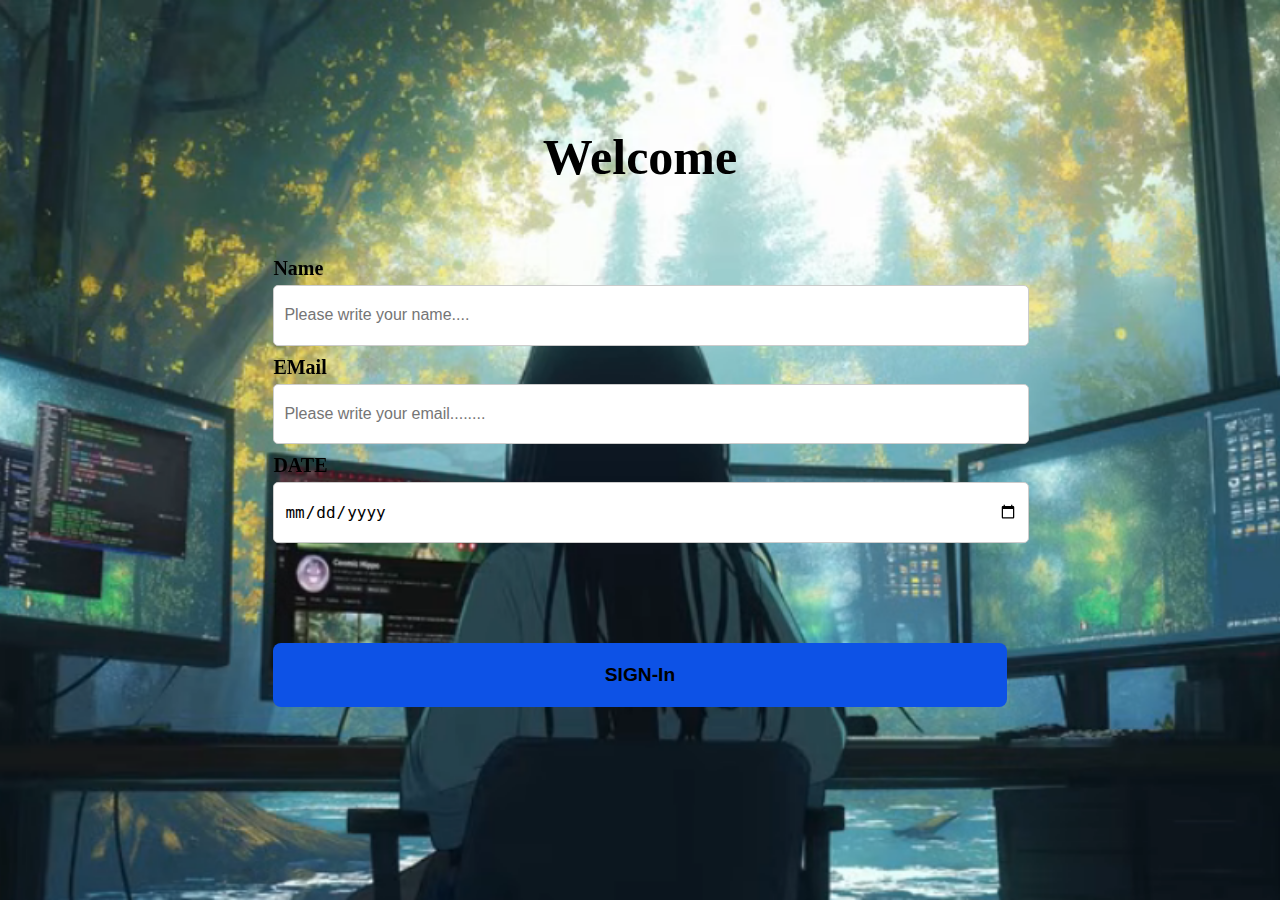
<file: index.html>
<!DOCTYPE html>
<html lang="en">
<head>
   <meta charset="UTF-8">
   <meta name="viewport" content="width=device-width, initial-scale=1.0">
   <link rel="stylesheet" href="index.css">
   <title>login pages</title>
</head>
<body>
   <div class="container">

      <div class="login-page">

         <div class="heading">
            <h1>Welcome</h1>
         </div>
         
         <form class="form">
            <label>Name</label>
            <input type="text" id="name" placeholder="Please write your name...." required>
            <label>EMail</label>
            <input type="email" id="email" placeholder="Please write your email........" required>
            <label>DATE</label>            
            <input type="date" id="date" required>
         </form>

         <div class="btn">
            <button >SIGN-In</button>
         </div>
            
      </div>
      
   </div>
   <script src="index.js"> </script>
</body>
</html>
</file>
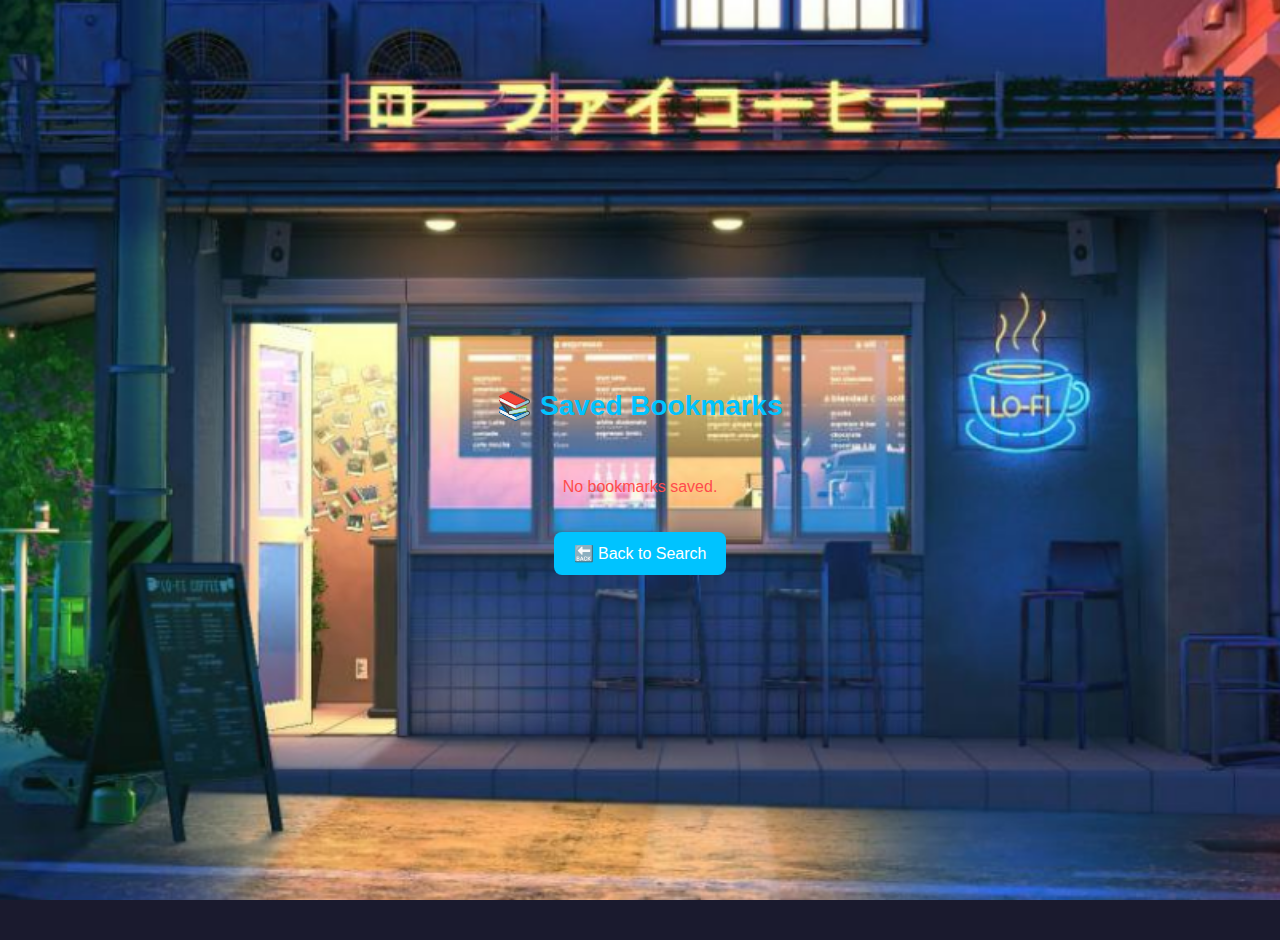
<file: library.html>
<!DOCTYPE html>
<html lang="en">
<head>
    <meta charset="UTF-8">
    <meta name="viewport" content="width=device-width, initial-scale=1.0">
    <title>Saved Bookmarks</title>
    <link rel="stylesheet" href="library.css">
</head>
<body>

    <div class="container">
        <h2 class="heading">📚 Saved Bookmarks</h2>

        <div id="library-grid" class="library-grid"></div>
<button id="remove-all" class="remove-all-btn">🗑️ Remove All</button>

        <a href="prompt.html" class="back-btn">🔙 Back to Search</a>
    </div>

    <script src="library.js"></script>
</body>
</html>
</file>
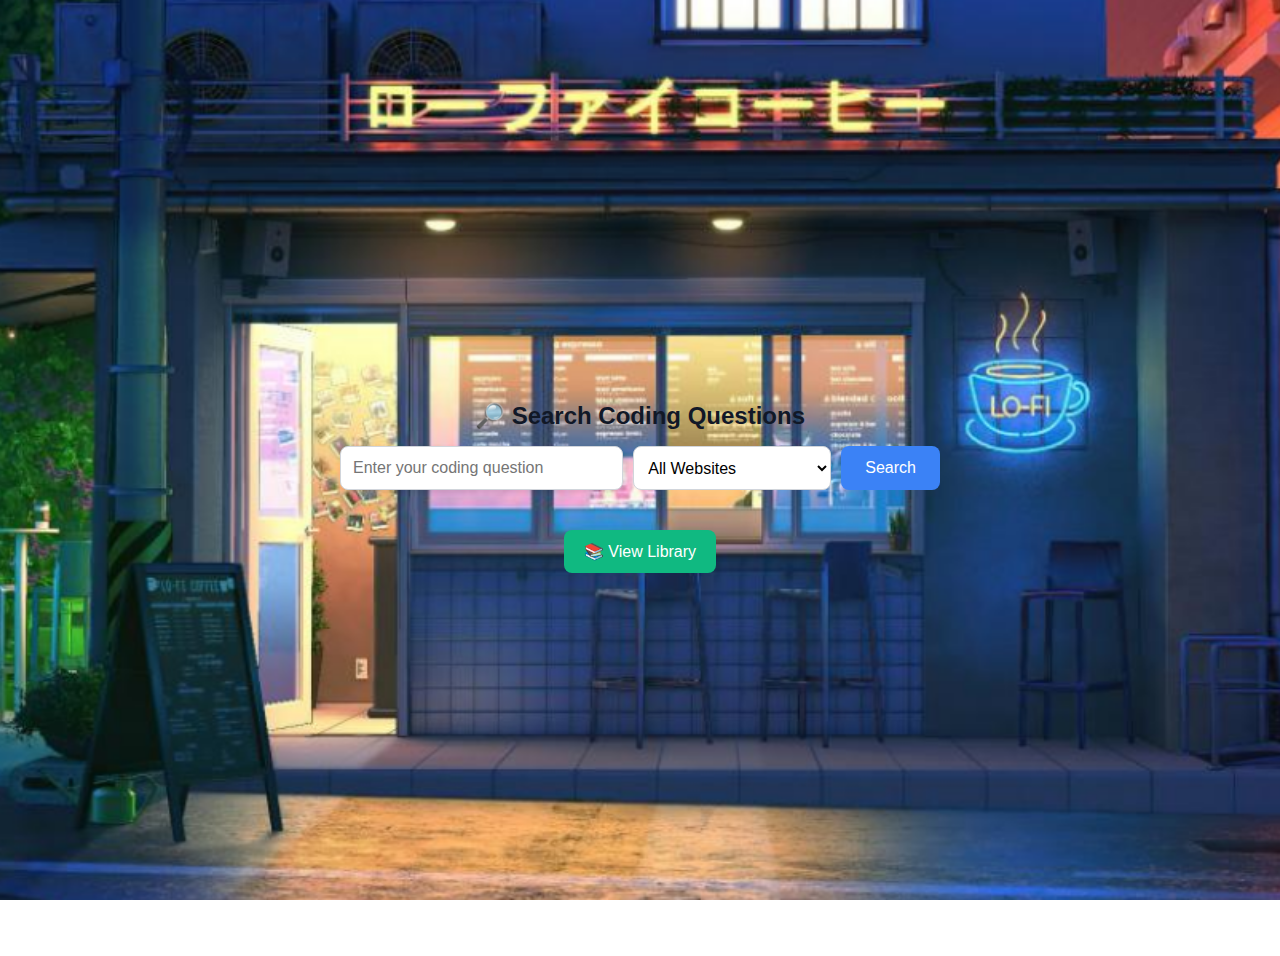
<file: prompt.html>
<!DOCTYPE html>
<html lang="en">
<head>
    <meta charset="UTF-8">
    <meta name="viewport" content="width=device-width, initial-scale=1.0">
    <title>Code Search</title>
    <link rel="stylesheet" href="prompt.css">
</head>
<body>

    <div class="container">
        <h2 class="heading">🔎 Search Coding Questions</h2>

        <div class="search-box">
            <input type="text" id="query" class="search-input" placeholder="Enter your coding question">
            
            <select id="site-filter" class="search-dropdown">
                <option value="">All Websites</option>
                <option value="site:codewars.com/kata">CodeWars</option>
                <option value="site:hackerrank.com/contests">HackerRank Contests</option>
                <option value="site:leetcode.com/problems">LeetCode</option>
                <option value="site:codeforces.com/problemset/problem">Codeforces</option>
            </select>

            <button onclick="generateLinks(true)" class="search-button">Search</button>
        </div>

        <div id="loading" class="hidden">
            <div class="loader"></div>
        </div>

        <div class="links" id="results"></div>

        <button id="load-more" class="load-more hidden" onclick="generateLinks(false)">Load More</button>

        <button onclick="location.href='library.html'" class="library-button">📚 View Library</button>
    </div>

    <script src="prompt.js"></script>
</body>
</html>
</file>
<file: index.css>
*{
    margin:0;
    padding:0;
}

.container{
    height:100vh;
    width:100vw;
    background-image: url(./assets/image.png);
    background-repeat: no-repeat;
    background-position: center;
    background-size: cover;
    display: flex;
    justify-content: center;
    align-items:center;
}

.login-page{
    
    height: 80vh;
    width: 90vh;
    background-color: transparent;
    padding: 3%;
    box-sizing: border-box;
    display: block;
    justify-content: center;
    border-radius: 1.900rem;
}

.heading{
    height: 20%;
    width: 100%;
}

h1{
    text-align: center;
    margin-bottom: 30px;;
    font-family: 'Times New Roman', Times, serif;
    font-size: 50px;
}

.form {
    height: 60%;
    width: 100%; 
    display: flex;
    flex-direction: column;
  }

  .form input {
    height: 10%;
    display: block;
    width: 100%; 
    padding: 10px;
    font-size: 16px;
    margin-bottom: 10px;
    border: 1px solid #ccc;
    outline: none;
    border-radius: 5px;
  }
  .form input:hover{
    scale:1.01;
    filter: brightness(0.9);
  }
 
 
  .form label{
    font-weight: 600;
    margin-bottom: 5px;
    font-size: 20px;
    color: rgb(28, 26, 26);
    filter: brightness(0);
  }
  
  .btn{
    height: 20%;
    width:100%;
  }

  .btn button{
    font-weight: 600;
    font-size: larger;
    height:50%;
    width:100%;
    border-radius: 0.500rem;
    background-color: rgb(13, 82, 230);
    border:none;
    
  }
  .btn button:hover{
    scale: 1.07;
    filter: brightness(0.9);
  }

  .create{
    font-family: Arial, Helvetica, sans-serif;
    font-weight: 700;
    font-size: 20px;
    margin-bottom: 10px;
  }
</file>
<file: library.css>
body {
    background-color: #1a1a2e;
    color: #e0e0e0;
    font-family: 'Arial', sans-serif;
    margin: 0;
    padding: 0;
}
body {
    background-image: url("./assets/p3.png");
    color: #111827;
    font-family: Arial, sans-serif;
    background-size: cover;
    background-position: center;
    background-repeat: no-repeat;
    background-attachment: fixed;
}

.container {
    display: flex;
    flex-direction: column;
    align-items: center;
    justify-content: center;
    min-height: 100vh;
    padding: 20px;
}

.heading {
    font-size: 28px;
    font-weight: bold;
    margin-bottom: 20px;
    color: #00c3ff;
    text-align: center;
}

.library-grid {
    display: grid;
    grid-template-columns: repeat(auto-fit, minmax(280px, 1fr));
    gap: 20px;
    width: 90%;
    max-width: 1000px;
    margin-top: 20px;
}

.library-card {
    background: linear-gradient(135deg, #2a2a72, #009ffd);
    padding: 20px;
    border-radius: 10px;
    box-shadow: 0 5px 15px rgba(0, 0, 0, 0.2);
    transition: transform 0.3s, box-shadow 0.3s;
    overflow: hidden;
}

.library-card:hover {
    transform: scale(1.01);
    box-shadow: 0 10px 20px rgba(0, 0, 0, 0.3);
}

.library-card a {
    color: #fff;
    font-size: 18px;
    text-decoration: none;
    font-weight: bold;
}

.library-card a:hover {
    text-decoration: underline;
}

.delete-btn {
    background-color: #ff4c4c;
    color: white;
    border: none;
    padding: 10px 15px;
    border-radius: 8px;
    cursor: pointer;
    font-size: 14px;
    transition: 0.3s;
    margin-top: 10px;
    display: block;
    text-align: center;
}

.delete-btn:hover {
    background-color: #d93636;
    transform: scale(1.1);
}

.back-btn {
    margin-top: 20px;
    background-color: #00c3ff;
    color: white;
    padding: 12px 20px;
    border: none;
    border-radius: 8px;
    cursor: pointer;
    font-size: 16px;
    transition: 0.3s;
    text-decoration: none;
}

.back-btn:hover {
    background-color: #0091cc;
    transform: scale(1.05);
}

@media (max-width: 600px) {
    .library-grid {
        grid-template-columns: 1fr;
    }
}

::-webkit-scrollbar {
    width: 8px;
}

::-webkit-scrollbar-track {
    background: #222;
}

::-webkit-scrollbar-thumb {
    background: #00c3ff;
    border-radius: 10px;
}

::-webkit-scrollbar-thumb:hover {
    background: #0091cc;
}

.remove-all-btn {
    background-color: #ff4c4c;
    color: white;
    padding: 12px 20px;
    border: none;
    border-radius: 8px;
    cursor: pointer;
    font-size: 16px;
    transition: 0.3s;
    margin-bottom: 15px;
    text-align: center;
    display: none; 
}

.remove-all-btn:hover {
    background-color: #d93636;
    transform: scale(1.05);
}
</file>
<file: prompt.css>
body {
    background-image: url("./assets/p3.png");
    color: #111827;
    font-family: Arial, sans-serif;
    background-size: cover;
    background-position: center;
    background-repeat: no-repeat;
    background-attachment: fixed;
}



.dark-mode {
    background-color: #1a202c;
    color: #ffffff;
}

.container {
    display: flex;
    flex-direction: column;
    align-items: center;
    justify-content: center;
    min-height: 100vh;
    padding: 20px;
}

.heading {
    font-size: 24px;
    font-weight: bold;
    margin-bottom: 16px;
}

.search-box {
    display: flex;
    width: 100%;
    max-width: 600px;
    gap: 10px;
}

.search-input {
    flex: 1;
    padding: 12px;
    border: 1px solid #d1d5db;
    border-radius: 8px;
    box-shadow: 2px 2px 5px rgba(0, 0, 0, 0.1);
    font-size: 16px;
    outline: none;
}

.search-input:focus {
    border-color: #3b82f6;
    box-shadow: 0 0 5px #3b82f6;
}

.search-button {
    background-color: #3b82f6;
    color: white;
    padding: 12px 24px;
    border: none;
    border-radius: 8px;
    cursor: pointer;
    font-size: 16px;
    transition: 0.3s;
}

.search-button:hover {
    background-color: #2563eb;
    transform: scale(1.05);
}

.theme-toggle {
    margin-top: 16px;
    background-color: #374151;
    color: white;
    padding: 10px 20px;
    border: none;
    border-radius: 8px;
    cursor: pointer;
    transition: 0.3s;
}

.theme-toggle:hover {
    background-color: #1f2937;
}

.loader {
    width: 30px;
    height: 30px;
    border: 4px solid #fff;
    border-top: 4px solid #3498db;
    border-radius: 50%;
    animation: spin 1s linear infinite;
    margin: auto;
}

@keyframes spin {
    0% { transform: rotate(0deg); }
    100% { transform: rotate(360deg); }
}

.links {
    display: grid;
    grid-template-columns: repeat(auto-fit, minmax(250px, 1fr));
    gap: 20px;
    width: 100%;
    max-width: 800px;
    margin-top: 24px;
}

.result-card {
    padding: 16px;
    border-radius: 8px;
    color: white;
    font-size: 16px;
    transition: 0.3s;
}

.result-card a {
    display: block;
    margin-top: 8px;
    color: white;
    text-decoration: underline;
}

.result-card:hover {
    transform: scale(1.05);
}

.fade-in {
    opacity: 0;
    transform: translateY(10px);
    animation: fadeIn 0.5s ease-in-out forwards;
}

@keyframes fadeIn {
    from {
        opacity: 0;
        transform: translateY(10px);
    }
    to {
        opacity: 1;
        transform: translateY(0);
    }
}

.hidden {
    display: none;
}

.search-dropdown {
    padding: 10px;
    border: 1px solid #d1d5db;
    border-radius: 8px;
    font-size: 16px;
    background-color: white;
    cursor: pointer;
}

.load-more {
    margin-top: 16px;
    background-color: #3b82f6;
    color: white;
    padding: 12px 20px;
    border: none;
    border-radius: 8px;
    cursor: pointer;
    font-size: 16px;
    transition: 0.3s;
}

.load-more:hover {
    background-color: #2563eb;
    transform: scale(1.05);
}

.hidden {
    display: none;
}
.library-button {
    margin-top: 16px;
    background-color: #10b981;
    color: white;
    padding: 12px 20px;
    border: none;
    border-radius: 8px;
    cursor: pointer;
    font-size: 16px;
    transition: 0.3s;
}

.library-button:hover {
    background-color: #059669;
    transform: scale(1.05);
}

.saveBtn {
    background-color: #10b981; 
    color: white;
    border: none;
    padding: 10px 15px;
    border-radius: 8px; 
    cursor: pointer;
    font-size: 14px;
    transition: 0.3s ease-in-out;
    margin-top: 10px;
    display: inline-block;
    font-weight: bold;
    text-align: center;
}

.saveBtn:hover {
    background-color: #0d9d6b; 
    transform: scale(1.05); 
}
</file>
